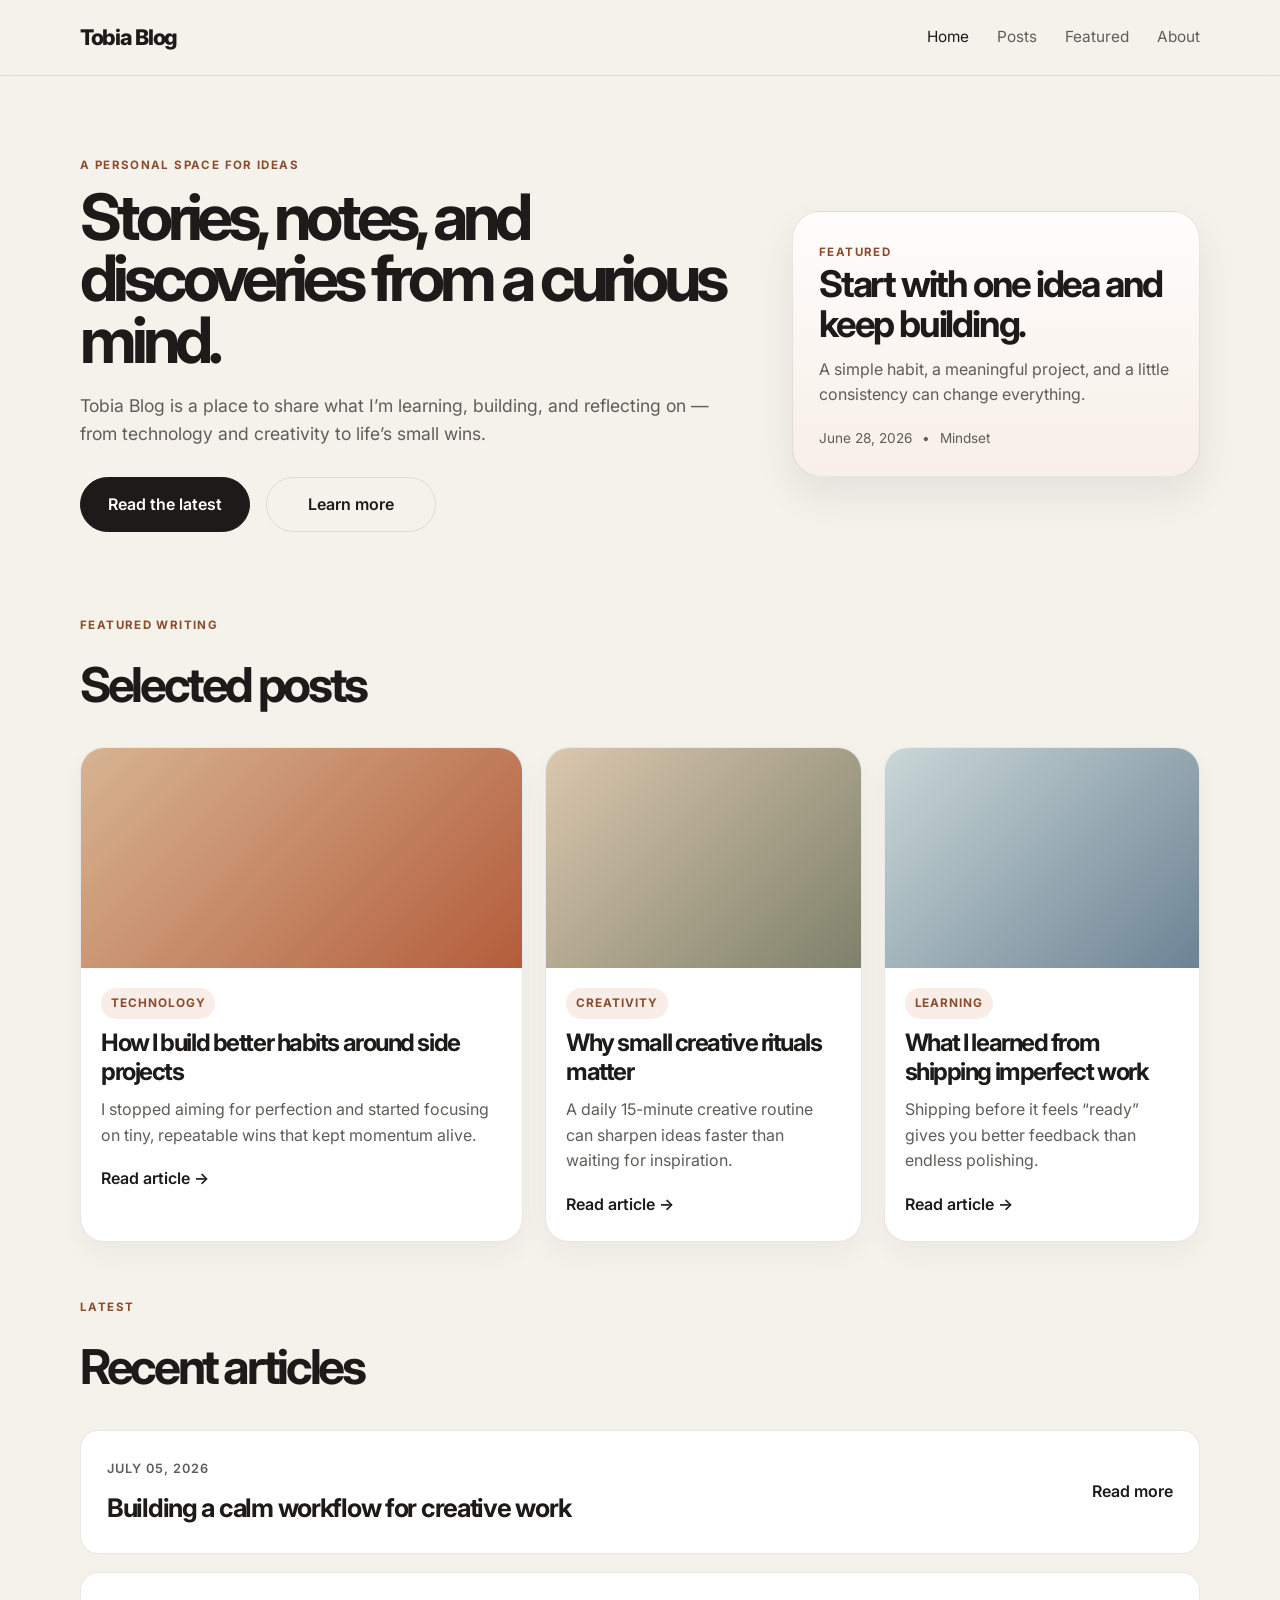
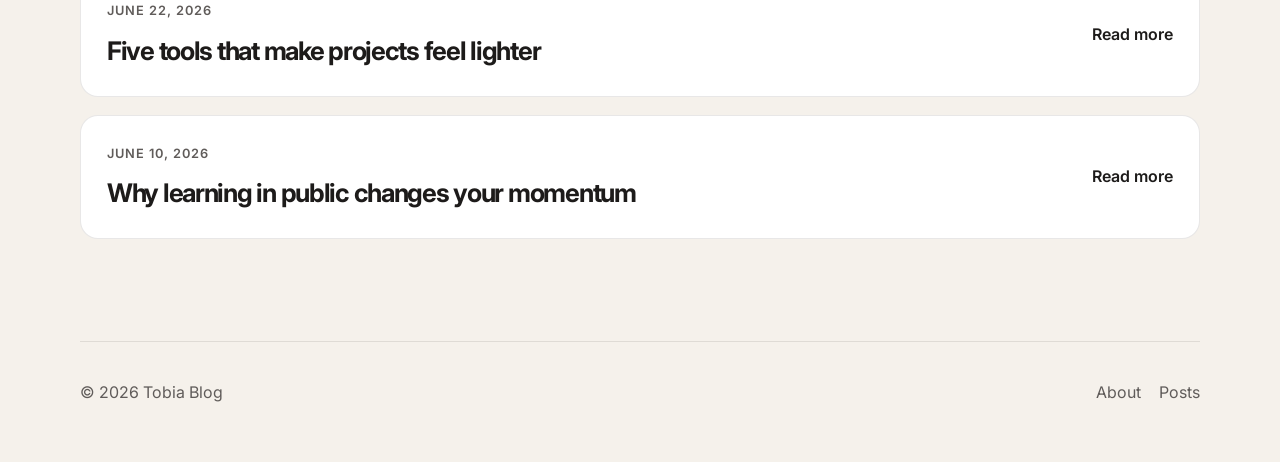
<file: index.html>
<!DOCTYPE html>
<html lang="en">
  <head>
    <meta charset="UTF-8" />
    <meta name="viewport" content="width=device-width, initial-scale=1.0" />
    <meta
      name="description"
      content="Tobia Blog — thoughts on technology, creativity, and everyday learning."
    />
    <title>Tobia Blog</title>
    <link rel="preconnect" href="https://fonts.googleapis.com" />
    <link rel="preconnect" href="https://fonts.gstatic.com" crossorigin />
    <link
      href="https://fonts.googleapis.com/css2?family=Inter:wght@400;500;600;700;800&display=swap"
      rel="stylesheet"
    />
    <link rel="stylesheet" href="styles.css" />
  </head>
  <body>
    <header class="site-header">
      <div class="container nav-wrap">
        <a href="index.html" class="brand">Tobia Blog</a>
        <nav class="main-nav" aria-label="Main navigation">
          <a href="index.html" class="active">Home</a>
          <a href="#posts">Posts</a>
          <a href="#featured">Featured</a>
          <a href="about.html">About</a>
        </nav>
      </div>
    </header>

    <main>
      <section class="hero">
        <div class="container hero-grid">
          <div class="hero-copy">
            <p class="eyebrow">A personal space for ideas</p>
            <h1>Stories, notes, and discoveries from a curious mind.</h1>
            <p class="subtitle">
              Tobia Blog is a place to share what I’m learning, building, and reflecting on — from technology and creativity to life’s small wins.
            </p>
            <div class="cta-row">
              <a href="#posts" class="button primary">Read the latest</a>
              <a href="about.html" class="button secondary">Learn more</a>
            </div>
          </div>

          <aside class="hero-card" aria-label="Featured insight">
            <span class="card-tag">Featured</span>
            <h2>Start with one idea and keep building.</h2>
            <p>
              A simple habit, a meaningful project, and a little consistency can change everything.
            </p>
            <div class="meta-row">
              <span>June 28, 2026</span>
              <span>•</span>
              <span>Mindset</span>
            </div>
          </aside>
        </div>
      </section>

      <section id="featured" class="featured">
        <div class="container section-head">
          <p class="section-label">Featured Writing</p>
          <h2>Selected posts</h2>
        </div>

        <div class="container card-grid">
          <article class="post-card large">
            <div class="card-image image-one"></div>
            <div class="card-body">
              <span class="category">Technology</span>
              <h3>How I build better habits around side projects</h3>
              <p>
                I stopped aiming for perfection and started focusing on tiny, repeatable wins that kept momentum alive.
              </p>
              <a href="#">Read article →</a>
            </div>
          </article>

          <article class="post-card">
            <div class="card-image image-two"></div>
            <div class="card-body">
              <span class="category">Creativity</span>
              <h3>Why small creative rituals matter</h3>
              <p>
                A daily 15-minute creative routine can sharpen ideas faster than waiting for inspiration.
              </p>
              <a href="#">Read article →</a>
            </div>
          </article>

          <article class="post-card">
            <div class="card-image image-three"></div>
            <div class="card-body">
              <span class="category">Learning</span>
              <h3>What I learned from shipping imperfect work</h3>
              <p>
                Shipping before it feels “ready” gives you better feedback than endless polishing.
              </p>
              <a href="#">Read article →</a>
            </div>
          </article>
        </div>
      </section>

      <section id="posts" class="latest">
        <div class="container section-head">
          <p class="section-label">Latest</p>
          <h2>Recent articles</h2>
        </div>

        <div class="container post-list">
          <article class="post-row">
            <div>
              <span class="post-date">July 05, 2026</span>
              <h3>Building a calm workflow for creative work</h3>
            </div>
            <a href="#">Read more</a>
          </article>

          <article class="post-row">
            <div>
              <span class="post-date">June 22, 2026</span>
              <h3>Five tools that make projects feel lighter</h3>
            </div>
            <a href="#">Read more</a>
          </article>

          <article class="post-row">
            <div>
              <span class="post-date">June 10, 2026</span>
              <h3>Why learning in public changes your momentum</h3>
            </div>
            <a href="#">Read more</a>
          </article>
        </div>
      </section>
    </main>

    <footer class="site-footer">
      <div class="container footer-wrap">
        <p>© 2026 Tobia Blog</p>
        <div class="footer-links">
          <a href="about.html">About</a>
          <a href="#posts">Posts</a>
        </div>
      </div>
    </footer>
  </body>
</html>
</file>
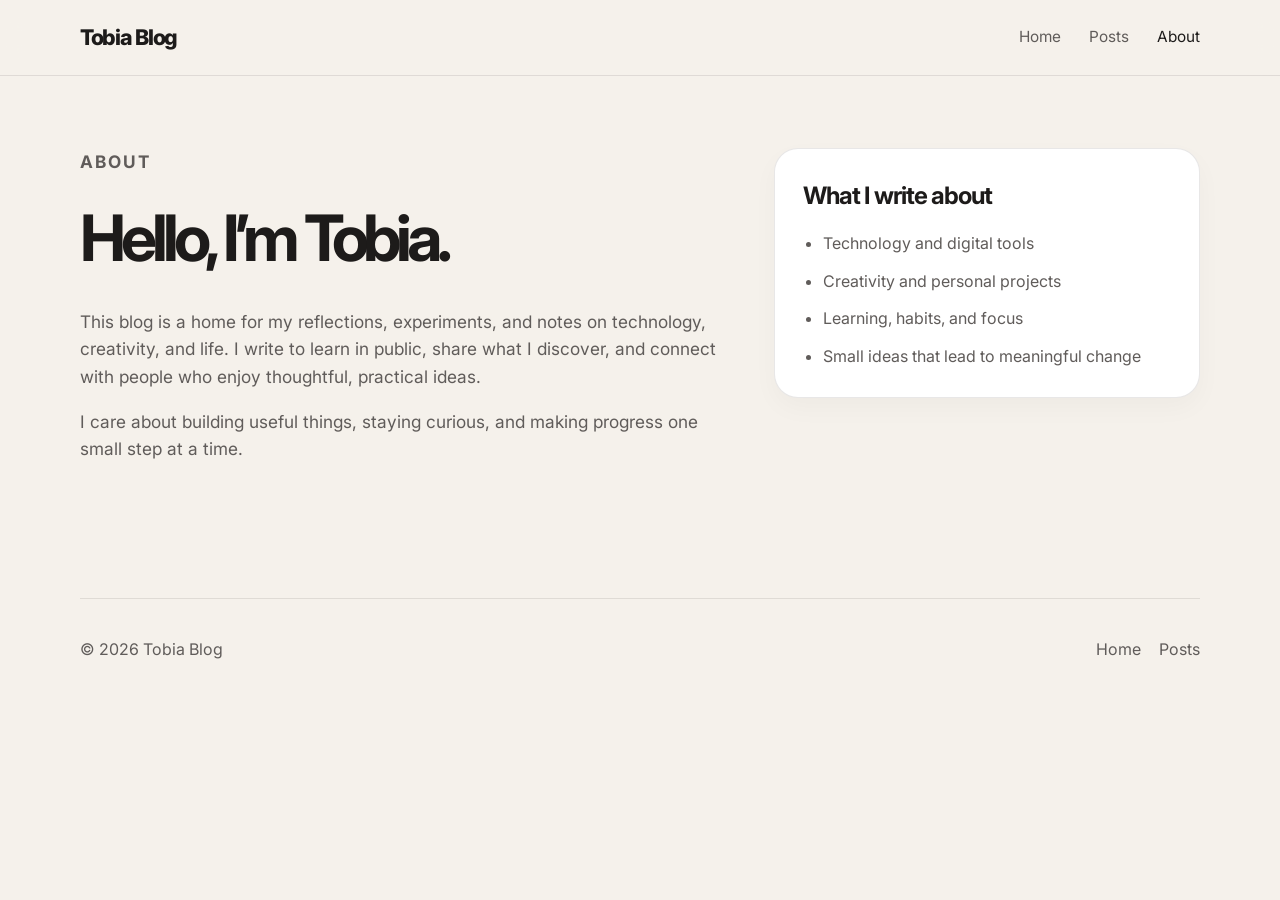
<file: about.html>
<!DOCTYPE html>
<html lang="en">
  <head>
    <meta charset="UTF-8" />
    <meta name="viewport" content="width=device-width, initial-scale=1.0" />
    <meta
      name="description"
      content="About Tobia Blog — a personal blog about ideas, creativity, and building things with intention."
    />
    <title>About | Tobia Blog</title>
    <link rel="preconnect" href="https://fonts.googleapis.com" />
    <link rel="preconnect" href="https://fonts.gstatic.com" crossorigin />
    <link
      href="https://fonts.googleapis.com/css2?family=Inter:wght@400;500;600;700;800&display=swap"
      rel="stylesheet"
    />
    <link rel="stylesheet" href="styles.css" />
  </head>
  <body>
    <header class="site-header">
      <div class="container nav-wrap">
        <a href="index.html" class="brand">Tobia Blog</a>
        <nav class="main-nav" aria-label="Main navigation">
          <a href="index.html">Home</a>
          <a href="index.html#posts">Posts</a>
          <a href="about.html" class="active">About</a>
        </nav>
      </div>
    </header>

    <main class="page-shell">
      <section class="container about-section">
        <div class="about-intro">
          <p class="section-label">About</p>
          <h1>Hello, I’m Tobia.</h1>
          <p>
            This blog is a home for my reflections, experiments, and notes on technology, creativity, and life. I write to learn in public, share what I discover, and connect with people who enjoy thoughtful, practical ideas.
          </p>
          <p>
            I care about building useful things, staying curious, and making progress one small step at a time.
          </p>
        </div>

        <div class="about-panel">
          <h2>What I write about</h2>
          <ul>
            <li>Technology and digital tools</li>
            <li>Creativity and personal projects</li>
            <li>Learning, habits, and focus</li>
            <li>Small ideas that lead to meaningful change</li>
          </ul>
        </div>
      </section>
    </main>

    <footer class="site-footer">
      <div class="container footer-wrap">
        <p>© 2026 Tobia Blog</p>
        <div class="footer-links">
          <a href="index.html">Home</a>
          <a href="index.html#posts">Posts</a>
        </div>
      </div>
    </footer>
  </body>
</html>
</file>
<file: styles.css>
:root {
  --bg: #f5f1eb;
  --bg-alt: #fffaf4;
  --panel: #ffffff;
  --card: #f9f4ee;
  --text: #1d1b1a;
  --muted: #605c5a;
  --accent: #c76d3f;
  --accent-dark: #8d4b2d;
  --border: rgba(29, 27, 26, 0.1);
  --shadow: 0 18px 40px rgba(31, 25, 22, 0.08);
}

* {
  box-sizing: border-box;
}

html {
  scroll-behavior: smooth;
}

body {
  margin: 0;
  font-family: "Inter", sans-serif;
  background: var(--bg);
  color: var(--text);
  line-height: 1.6;
}

a {
  color: inherit;
  text-decoration: none;
}

img {
  max-width: 100%;
  display: block;
}

.container {
  width: min(1120px, calc(100% - 32px));
  margin: 0 auto;
}

.site-header {
  position: sticky;
  top: 0;
  z-index: 10;
  backdrop-filter: blur(14px);
  background: rgba(245, 241, 235, 0.85);
  border-bottom: 1px solid var(--border);
}

.nav-wrap {
  display: flex;
  align-items: center;
  justify-content: space-between;
  padding: 20px 0;
}

.brand {
  font-size: 1.35rem;
  font-weight: 800;
  letter-spacing: -0.06em;
}

.main-nav {
  display: flex;
  align-items: center;
  gap: 28px;
  font-size: 0.96rem;
  color: var(--muted);
}

.main-nav a {
  transition: color 0.2s ease;
}

.main-nav a:hover,
.main-nav a.active {
  color: var(--text);
}

.hero {
  padding: 80px 0 48px;
}

.hero-grid {
  display: grid;
  grid-template-columns: 1.5fr 0.9fr;
  gap: 32px;
  align-items: center;
}

.eyebrow,
.section-label,
.card-tag {
  margin: 0 0 12px;
  text-transform: uppercase;
  letter-spacing: 0.12em;
  font-size: 0.72rem;
  font-weight: 700;
  color: var(--accent-dark);
}

.hero-copy h1 {
  margin: 0;
  font-size: clamp(2.5rem, 5vw, 5rem);
  line-height: 0.96;
  letter-spacing: -0.08em;
}

.subtitle {
  max-width: 640px;
  margin-top: 22px;
  font-size: 1.1rem;
  color: var(--muted);
}

.cta-row {
  display: flex;
  flex-wrap: wrap;
  gap: 16px;
  margin-top: 28px;
}

.button {
  display: inline-flex;
  align-items: center;
  justify-content: center;
  min-width: 170px;
  padding: 14px 22px;
  border-radius: 999px;
  border: 1px solid var(--border);
  font-weight: 600;
  transition: transform 0.2s ease, box-shadow 0.2s ease;
}

.button:hover {
  transform: translateY(-1px);
  box-shadow: var(--shadow);
}

.button.primary {
  background: var(--text);
  color: white;
  border-color: var(--text);
}

.button.secondary {
  background: transparent;
  color: var(--text);
}

.hero-card {
  background: linear-gradient(180deg, #fffdfb 0%, #f7efe8 100%);
  border: 1px solid var(--border);
  border-radius: 28px;
  padding: 26px;
  box-shadow: var(--shadow);
}

.hero-card h2 {
  margin: 0 0 12px;
  font-size: clamp(1.6rem, 3vw, 2.3rem);
  line-height: 1.1;
  letter-spacing: -0.06em;
}

.hero-card p {
  margin: 0;
  color: var(--muted);
}

.meta-row {
  display: flex;
  align-items: center;
  gap: 10px;
  margin-top: 20px;
  font-size: 0.85rem;
  color: var(--muted);
}

.featured,
.latest {
  padding: 36px 0 20px;
}

.section-head {
  margin-bottom: 24px;
}

.section-head h2 {
  margin: 0;
  font-size: clamp(2rem, 4vw, 3rem);
  letter-spacing: -0.07em;
}

.card-grid {
  display: grid;
  grid-template-columns: 1.4fr 1fr 1fr;
  gap: 22px;
}

.post-card {
  overflow: hidden;
  border: 1px solid var(--border);
  border-radius: 24px;
  background: var(--panel);
  box-shadow: 0 12px 28px rgba(20, 17, 16, 0.04);
}

.post-card.large {
  grid-column: span 1;
}

.card-image {
  height: 220px;
  background-size: cover;
  background-position: center;
}

.image-one {
  background: linear-gradient(135deg, #d7b492, #b45d3b);
}

.image-two {
  background: linear-gradient(135deg, #dbc7ae, #7e816b);
}

.image-three {
  background: linear-gradient(135deg, #c9d7d7, #6d8394);
}

.card-body {
  padding: 20px 20px 24px;
}

.category {
  display: inline-block;
  margin-bottom: 10px;
  padding: 6px 10px;
  border-radius: 999px;
  background: rgba(199, 109, 63, 0.12);
  color: var(--accent-dark);
  font-size: 0.74rem;
  font-weight: 700;
  text-transform: uppercase;
  letter-spacing: 0.08em;
}

.card-body h3 {
  margin: 0 0 10px;
  font-size: 1.5rem;
  line-height: 1.2;
  letter-spacing: -0.06em;
}

.card-body p {
  margin: 0 0 18px;
  color: var(--muted);
}

.card-body a,
.post-row a {
  font-weight: 600;
  color: var(--text);
}

.post-list {
  display: grid;
  gap: 18px;
}

.post-row {
  display: flex;
  justify-content: space-between;
  align-items: center;
  gap: 20px;
  padding: 24px 26px;
  background: var(--panel);
  border: 1px solid var(--border);
  border-radius: 18px;
}

.post-row h3 {
  margin: 8px 0 0;
  font-size: clamp(1.2rem, 2vw, 1.7rem);
  letter-spacing: -0.05em;
}

.post-date {
  font-size: 0.8rem;
  font-weight: 600;
  text-transform: uppercase;
  letter-spacing: 0.08em;
  color: var(--muted);
}

.site-footer {
  margin-top: 60px;
  padding: 22px 0 40px;
}

.footer-wrap {
  display: flex;
  justify-content: space-between;
  align-items: center;
  gap: 20px;
  border-top: 1px solid var(--border);
  padding-top: 22px;
  color: var(--muted);
}

.footer-links {
  display: flex;
  gap: 18px;
}

.page-shell {
  padding: 72px 0 36px;
}

.about-section {
  display: grid;
  grid-template-columns: 1.4fr 0.9fr;
  gap: 32px;
  align-items: start;
}

.about-intro h1 {
  margin: 0 0 18px;
  font-size: clamp(2.4rem, 5vw, 4rem);
  letter-spacing: -0.08em;
}

.about-intro p {
  font-size: 1.08rem;
  color: var(--muted);
}

.about-panel {
  background: var(--panel);
  border: 1px solid var(--border);
  border-radius: 24px;
  padding: 28px;
  box-shadow: 0 10px 26px rgba(20, 17, 16, 0.03);
}

.about-panel h2 {
  margin-top: 0;
  margin-bottom: 16px;
  font-size: 1.5rem;
  letter-spacing: -0.04em;
}

.about-panel ul {
  margin: 0;
  padding-left: 20px;
  color: var(--muted);
  display: grid;
  gap: 12px;
}

@media (max-width: 840px) {
  .hero-grid,
  .card-grid,
  .about-section {
    grid-template-columns: 1fr;
  }

  .hero {
    padding-top: 56px;
  }

  .post-row {
    flex-direction: column;
    align-items: flex-start;
  }
}

@media (max-width: 560px) {
  .main-nav {
    gap: 12px;
    font-size: 0.82rem;
  }

  .nav-wrap,
  .footer-wrap {
    flex-direction: column;
    align-items: flex-start;
  }

  .button {
    width: 100%;
  }
}
</file>
